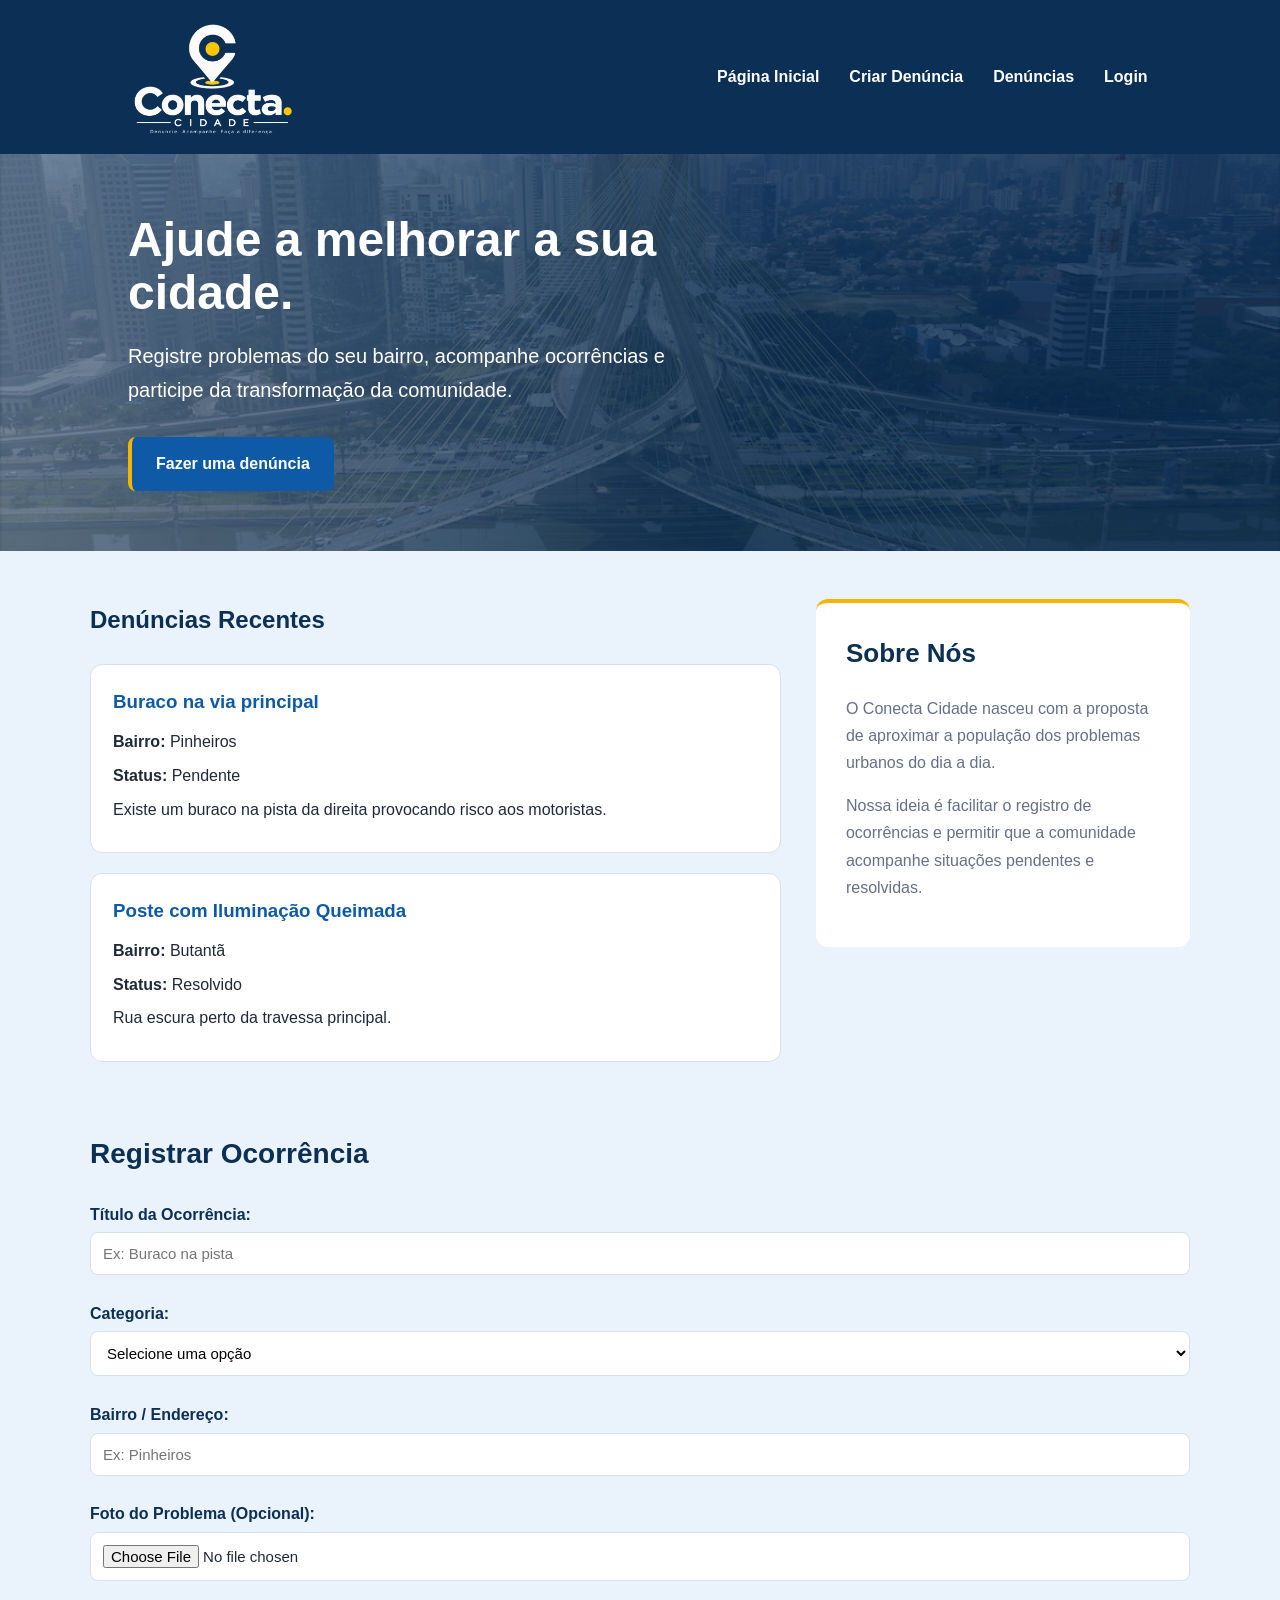
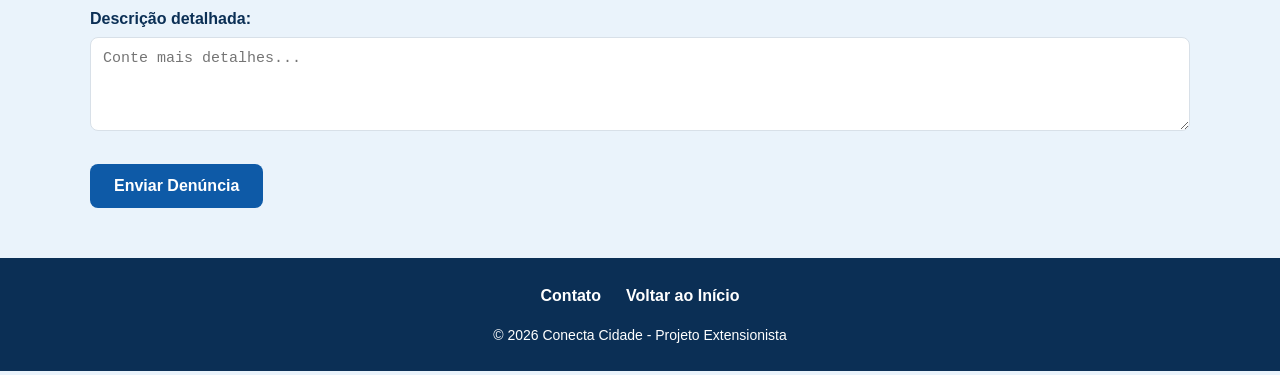
<file: index.html>
<!DOCTYPE html>
<html lang="pt-BR">
    <head>
        <meta charset="UTF-8">
        <meta name="viewport" content="width=device-width, initial-scale=1.0">
        <title> Conecta Cidade - Início </title>
        <link rel="stylesheet" href="style.css">
    </head>
    <body id="top">
        <header>
            <img src="imagens/conecta-cabecalho.png">
            <button
            id="menu-btn"
            aria-expanded="false"
            aria-label="Abrir menu"> ☰ </button>

        <nav id="menu-navegacao">
            <ul>
                <li><a href="index.html"> Página Inicial </a></li>
                <li><a href="denuncia.html"> Criar Denúncia </a></li>
                <li><a href="minhas-denuncias.html"> Denúncias </a></li>
                <li><a href="login.html" id="link-login"> Login </a></li>
                <li><a href="#" id="btn-sair">Sair</a></li>
            </ul>
        </nav>
        </header>

        <main>
            <section class="apresentacao">
                <div class="apresentacao-conteudo">
                    <h1>Ajude a melhorar a sua cidade.</h1>
                    <p>Registre problemas do seu bairro, acompanhe ocorrências e participe da transformação da comunidade.</p>
                    <a href="#denuncia">Fazer uma denúncia</a>
                </div>
            </section>

            <section class="area-conteudo">
                <div id="denuncias-recentes">
                    <h2> Denúncias Recentes </h2>

                    <article class="card-denuncia">
                        <h3> Buraco na via principal </h3>
                        <p><strong> Bairro: </strong> Pinheiros</p>
                        <p><strong> Status: </strong> Pendente</p>
                        <p> Existe um buraco na pista da direita provocando risco aos motoristas. </p>
                    </article>

                    <article class="card-denuncia">
                        <h3> Poste com Iluminação Queimada </h3>
                        <p><strong> Bairro: </strong> Butantã </p>
                        <p><strong> Status: </strong> Resolvido </p>
                        <p> Rua escura perto da travessa principal.</p>
                    </article>
                </div>

                <aside class="sobre-nos">
                    <h2> Sobre Nós</h2>
                    <p> O Conecta Cidade nasceu com a proposta de aproximar
                        a população dos problemas urbanos do dia a dia. </p>

                    <p> Nossa ideia é facilitar o registro de ocorrências
                        e permitir que a comunidade acompanhe situações
                    pendentes e resolvidas. </p>
                </aside>
            </section>

            <section id="denuncia">
                <h2>Registrar Ocorrência </h2>
                <form id="form-denuncia">
                    <label for="titulo"> Título da Ocorrência: </label><br>
                    <input type="text" id="titulo" name="titulo" placeholder="Ex: Buraco na pista" required><br><br>

                    <label for="categoria"> Categoria: </label><br>
                    <select id ="categoria" name="categoria" required>
                        <option value=""> Selecione uma opção </option>
                        <option value="asfalto"> Asfalto / Buraco </option>
                        <option value="iluminacao"> Iluminação Pública </option>
                        <option value="lixo"> Lixo / Entulho </option>
                        <option value="outros"> Outros </option>
                    </select><br><br>

                    <label for="bairro"> Bairro / Endereço: </label><br>
                    <input type="text" id="bairro" name="bairro" placeholder="Ex: Pinheiros" required><br><br>

                    <label for="foto"> Foto do Problema (Opcional): </label><br>
                    <input type="file" id="foto" name="foto" accept="image/*"><br><br>

                    <label for="descricao"> Descrição detalhada: </label><br>
                    <textarea id="descricao" name="descricao" rows="4" placeholder="Conte mais detalhes..." required></textarea><br><br>

                    <button type="submit"> Enviar Denúncia </button>
                </form>
            </section>
        </main>

        <footer>
            <div class="footer-links">
                <a href="#contato"> Contato </a>
                <a href="#top"> Voltar ao Início </a>
            </div>

            <p>&copy; 2026 Conecta Cidade - Projeto Extensionista </p>
        </footer>

    <script src="script.js"></script>
    </body>
</html>
</file>
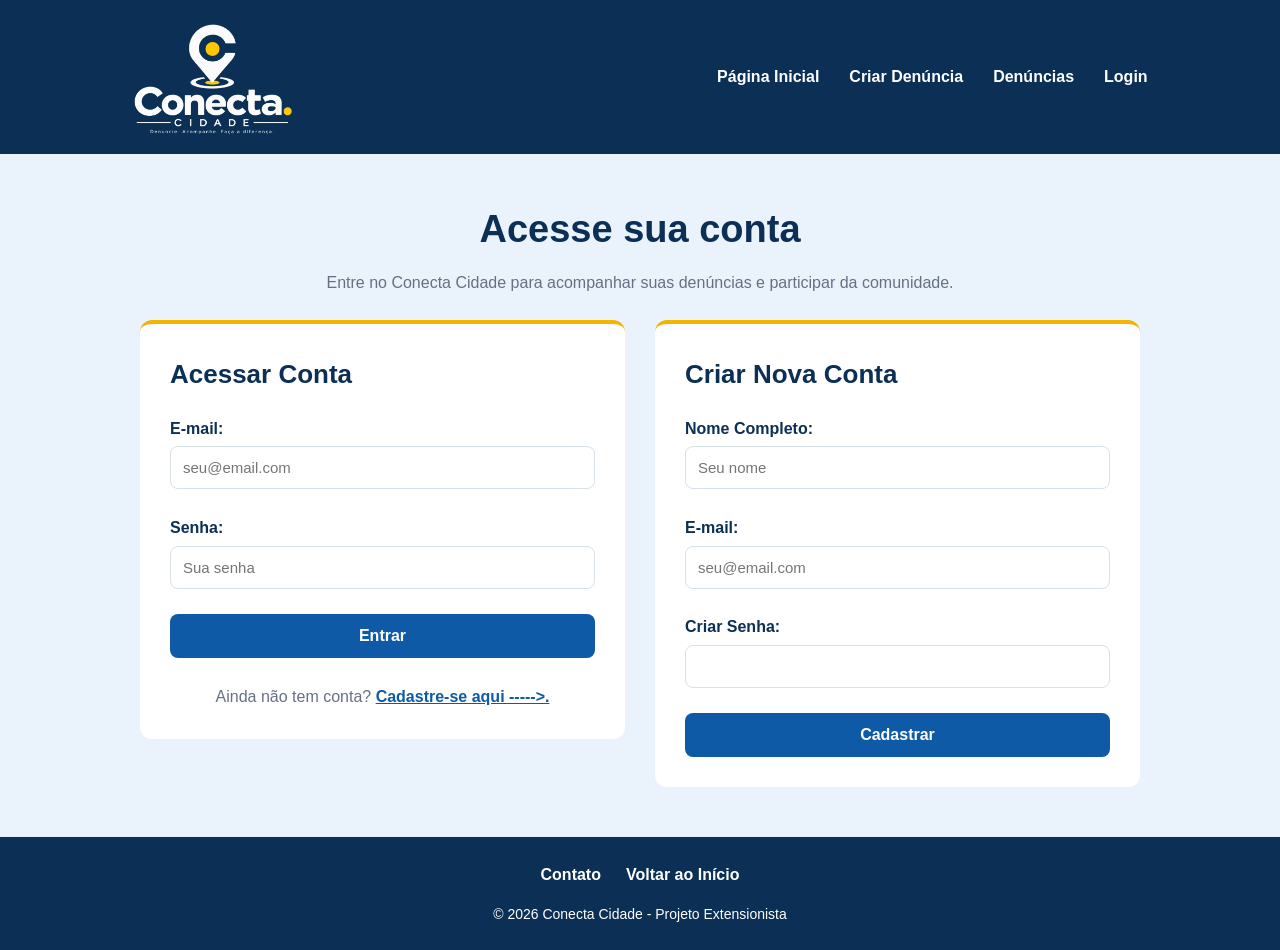
<file: denuncia.html>
<!DOCTYPE html>
<html lang="pt-br">
    <head>
        <meta charset="UTF-8">
        <meta name="viewport" content="width=device-width, initial-scale=1.0">
        <title> Coneta Cidade - Nova Denúncia </title>
        <script>
            if (localStorage.getItem("logado") !== "true") {
                alert("Você precisa estar logado para registrar uma denúncia!");
                window.location.replace("login.html");
            }
        </script>
        <link rel="stylesheet" href="style.css">
    </head>
    <body>
        
        <header>
            <img src="imagens/conecta-cabecalho.png">
            <button
            id="menu-btn"
            aria-expanded="false"
            aria-label="Abrir menu"> ☰ </button>

            <nav id="menu-navegacao">
                <ul>
                    <li><a href="index.html">Página Inicial</a></li>
                    <li><a href="denuncia.html">Criar Denúncia</a></li>
                    <li><a href="minhas-denuncias.html">Denúncias</a></li>
                    <li><a href="login.html" id="link-login"> Login </a></li>
                    <li><a href="#" id="btn-sair">Sair</a></li>
                </ul>
            </nav>
        </header>

        <main class="pagina-denuncia">
            <form id="form-nova-denuncia">
                <label for="titulo"> Título da Ocorrência: </label><br>
                <input type="text" id="titulo" name="titulo" required><br><br>

                <label for="categoria"> Categoria: </label><br>
                <select id="categoria" name="categoria" required>
                        <option value=" "> Selecione uma Opção </option>
                        <option value="asfalto"> Asfalto / Buraco</option>
                        <option value="iluminacao"> Iluminação Pública </option>
                        <option value="lixo"> Lixo / Entulho </option>
                        <option value="sinalizacao"> Sinalização / Placa </option>
                        <option value="outros"> Outros </option>
                </select><br><br>

                <label for="bairro"> Bairro / Endereço: </label><br>
                <input type="text" id="bairro" name="bairro" placeholder="Ex: Av. Paulista, 1000" required><br><br>

                <label for="foto"> Foto do Problema </label><br>
                <input type="file" id="foto" name="foto" accept="image/*"><br><br>

                <label for="descricao"> Descrição do Problema </label><br>
                <textarea id="descricao" rows="4"  placeholder="Conte mais detalhes sobre a situação...." required></textarea><br><br>

                <button type="submit"> Publicar Ocorrência</button>
            </form>
        </main>
        <footer>
            <div class="footer-links">
                <a href="#contato">Contato</a>
                <a href="#top">Voltar ao Início</a>
            </div>
            <p>&copy; 2026 Conecta Cidade - Projeto Extensionista</p>
        </footer>
    <script src="script.js"></script>    
    </body>

</html>
</file>
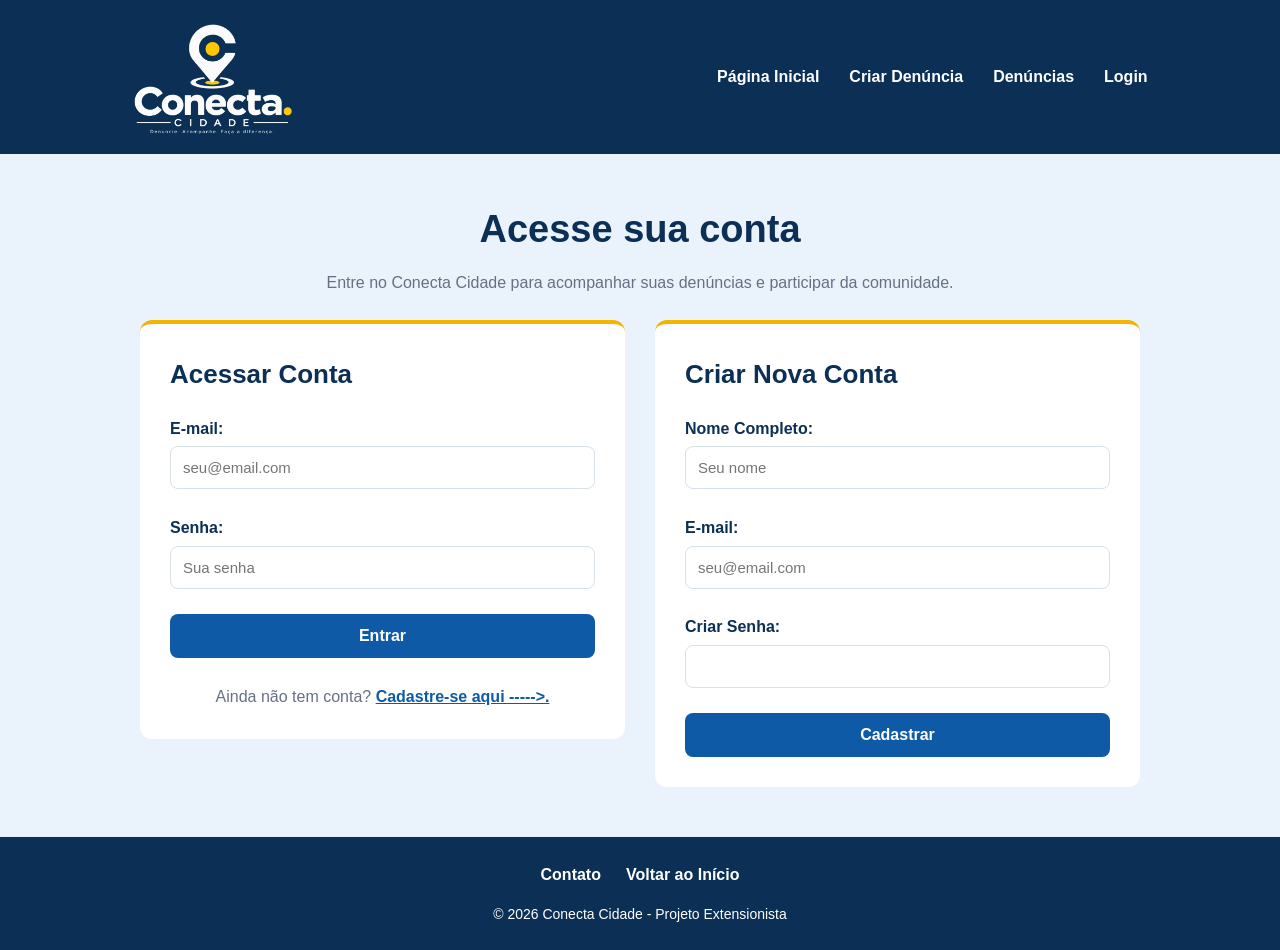
<file: login.html>
<!DOCTYPE html>
<html lang="pt-BR">
    <head>
        <meta charset="UTF-8">
        <meta name="viewport" content="width=device-width, initial-scale=1.0">
        <title> Conecta Cidade - Login </title>
        <link rel ="stylesheet" href="style.css">
        
    </head>
        <header>
            <img src="imagens/conecta-cabecalho.png">
                <button
                id="menu-btn"
                aria-expanded="false"
                aria-label="Abrir menu"> ☰ </button>

        <nav id="menu-navegacao">
                <ul>
                    <li><a href="index.html">Página Inicial</a></li>
                    <li><a href="denuncia.html">Criar Denúncia</a></li>
                    <li><a href="minhas-denuncias.html">Denúncias</a></li>
                    <li><a href="login.html" id="link-login"> Login </a></li>
                    <li><a href="#" id="btn-sair">Sair</a></li>
                </ul>
            </nav>
        </header>

        <main>
            <section class="login-apresentacao">
                <h1> Acesse sua conta </h1>
                <p> Entre no Conecta Cidade para acompanhar suas denúncias e participar da comunidade. </p>
            </section>
            <div class ="area-conta">
                <section id="area-login">
                    <h2> Acessar Conta </h2>
                    <form id="form-login">
                        <label for="email"> E-mail: </label><br>
                        <input type="email" id="email" name="email" placeholder="seu@email.com" required><br><br>

                        <label for="senha"> Senha: </label><br>
                        <input type="password" id="senha" name="senha" placeholder="Sua senha" required><br><br>

                        <button type="submit"> Entrar </button>
                    </form>
                    <br>
                    <p> Ainda não tem conta? <a href="#cadastro"> Cadastre-se aqui ----->. </a></p>
                </section>

                <section id="cadastro">
                    <h2> Criar Nova Conta </h2>
                    <form id="form-cadastro">
                        <label for="nome-completo"> Nome Completo: </label><br>
                        <input type="text" id="nome-completo" name="nome" placeholder="Seu nome" required><br><br>

                        <label for="email-cadastro"> E-mail: </label><br>
                        <input type="email" id="email-cadastro" name="email" placeholder="seu@email.com" required><br><br>

                        <label for="senha-cadastro"> Criar Senha: </label><br>
                        <input type="password" id="senha-cadastro" name="senha" required><br><br>

                        <button type="submit"> Cadastrar </button>
                    </form>
                </section>
            </div>
        </main>
        <footer>
            <div class="footer-links">
                <a href="#contato">Contato</a>
                <a href="#top">Voltar ao Início</a>
            </div>
            <p>&copy; 2026 Conecta Cidade - Projeto Extensionista</p>
        </footer>
    <script src="script.js"></script>    
    </body>
</html>
</file>
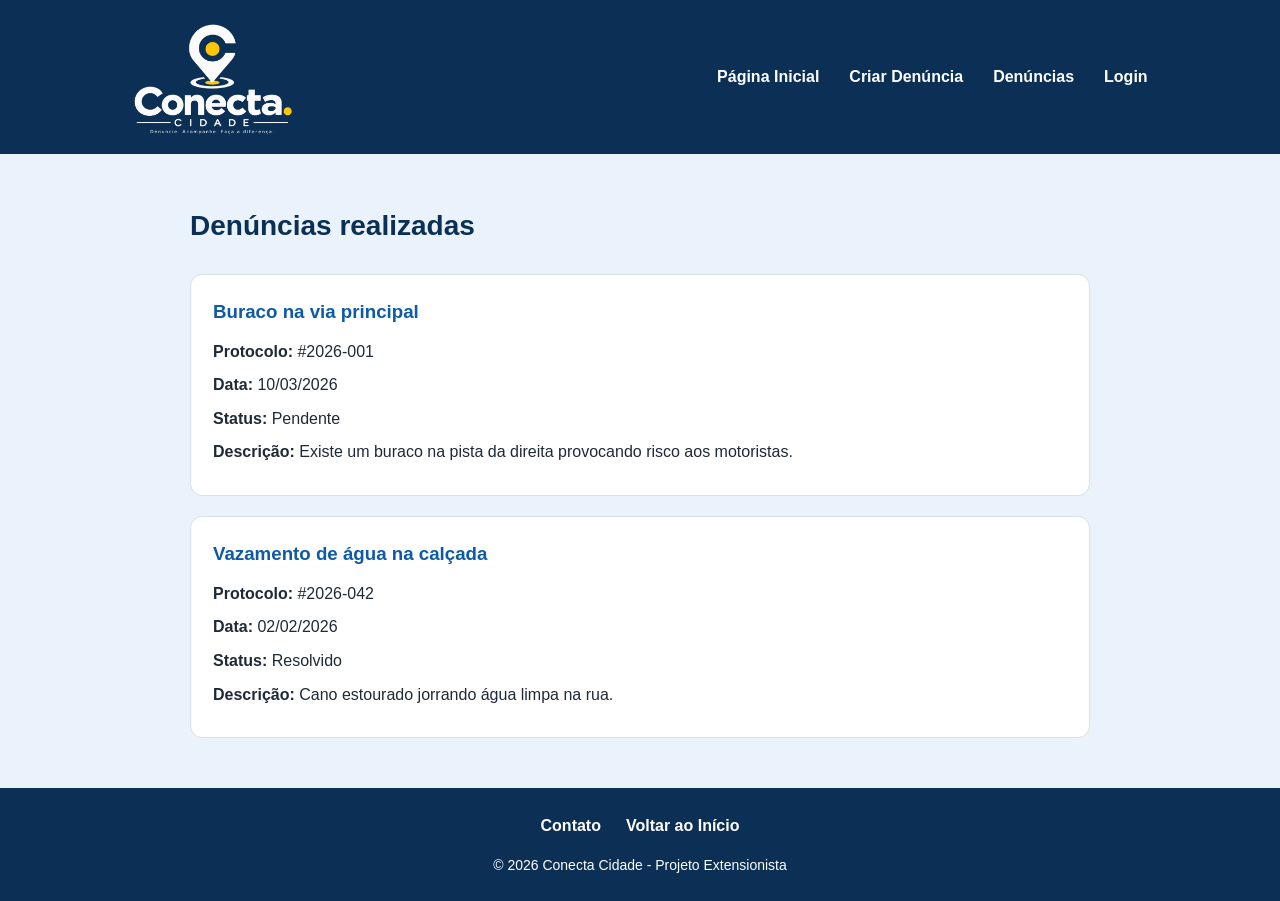
<file: minhas-denuncias.html>
<!DOCTYPE html> 
<html lang="pt-BR">
    <head>
        <meta charset="UTF-8">
        <meta name="viewport" content="width=device-width, initial-scale=1.0">
        <title> Conecta Cidade - Minhas Denúncias </title>
        <link rel="stylesheet" href="style.css">        
    </head>
    <body id="top">
        <header>
            <img src="imagens/conecta-cabecalho.png">
                <button
                id="menu-btn"
                aria-expanded="false"
                aria-label="Abrir menu"> ☰ </button>

        <nav id="menu-navegacao">
                <ul>
                    <li><a href="index.html">Página Inicial</a></li>
                    <li><a href="denuncia.html">Criar Denúncia</a></li>
                    <li><a href="minhas-denuncias.html">Denúncias</a></li>
                    <li><a href="login.html" id="link-login"> Login </a></li>
                    <li><a href="#" id="btn-sair">Sair</a></li>
                </ul>
            </nav>
        </header>    
        <main>
            <section id="historico">
                <h1> Denúncias realizadas </h1>

                <article class="card-denuncia">
                        <h3> Buraco na via principal </h3>
                        <p><strong> Protocolo: </strong> #2026-001 </p>
                        <p><strong> Data: </strong> 10/03/2026 </p>
                        <p><strong> Status: </strong> <span class="status-pendente"> Pendente </span></p>
                        <p><strong> Descrição: </strong> Existe um buraco na pista da direita provocando risco aos motoristas. </p>
                </article>


                <article class="card-denuncia">
                        <h3> Vazamento de água na calçada </h3>
                        <p><strong> Protocolo: </strong> #2026-042 </p>
                        <p><strong> Data: </strong> 02/02/2026 </p>
                        <p><strong> Status: </strong> <span class="status-resolvido"> Resolvido </span></p>
                        <p><strong> Descrição: </strong> Cano estourado jorrando água limpa na rua. </p>
                </article>
                <div id="lista-denuncias"></div>
            </section>
        </main>
        <footer>
            <div class="footer-links">
                <a href="#contato">Contato</a>
                <a href="#top">Voltar ao Início</a>
            </div>
            <p>&copy; 2026 Conecta Cidade - Projeto Extensionista</p>
        </footer>
    <script src="script.js"></script>    
    </body>
</html>
</file>
<file: style.css>
* {
    margin: 0;
    padding: 0;
    box-sizing: border-box;
}

:root {
    --azul-escuro: #0b2f55;
    --azul-principal: #0e5aa7;
    --azul-claro: #eaf3fb;
    --amarelo: #f4b400;
    --branco: #ffffff;
    --cinza-claro: #f4f7fb;
    --cinza-borda: #d8e0e8;
    --texto: #1f2937;
    --texto-secundario: #667085;
}

html {
    scroll-behavior: smooth;
}

body {
    font-family: Arial, Helvetica, sans-serif;
    background-color: var(--azul-claro);
    color: var(--texto);
    line-height: 1.6;
    min-height: 100vh;
    display: flex;
    flex-direction: column;
}

header {
    background-color: var(--azul-escuro);
    display: flex;
    align-items: center;
    justify-content: space-between;
    padding: 15px 8%;
    position: sticky;
    top: 0;
    z-index: 1000;
}

header img {
    width: 220px;
    height: auto;
}

nav ul {
    list-style: none;
    display: flex;
    align-items: center;
    gap: 30px;
}

nav a {
    text-decoration: none;
    color: var(--branco);
    font-weight: 600;
}

#menu-btn {
    display: none;
}

main {
    width: 100%;
    flex: 1;
}

.apresentacao {
    background-image: linear-gradient(rgba(11, 47, 85, 0.55), rgba(11, 47, 85, 0.55)),
    url("imagens/fundo-sobre.png");
    background-size: cover;
    background-position: center;
    background-repeat: no-repeat;

    min-height: 340px;

    display: flex;
    align-items: center;

    padding: 60px 10%;
}

.apresentacao-conteudo {
    max-width: 600px;
}

.apresentacao h1 {
    font-size: 48px;
    line-height: 1.1;
    color: var(--branco);
    margin-bottom: 20px;
}

.apresentacao p {
    font-size: 20px;
    line-height: 1.7;
    color: var(--branco);
    margin-bottom: 30px;
}

.apresentacao a {
    display: inline-block;
    background-color: var(--azul-principal);
    color: var(--branco);
    text-decoration: none;
    font-weight: bold;
    padding: 14px 24px;
    border-radius: 8px;
    border-left: 4px solid var(--amarelo);
}

.area-conteudo {
    width: 90%;
    max-width: 1100px;
    margin: 50px auto;
    display: flex;
    gap: 35px;
    align-items: flex-start;
}

#denuncias-recentes {
    width: 65%;
}

#denuncias-recentes h2 {
    color: var(--azul-escuro);
    margin-bottom: 25px;
}

.card-denuncia {
    background-color: var(--branco);
    border: 1px solid var(--cinza-borda);
    border-radius: 12px;
    padding: 22px;
    margin-bottom: 20px;
}

.card-denuncia h3 {
    color: var(--azul-principal);
    margin-bottom: 12px;
}

.card-denuncia p {
    margin-bottom: 8px;
}

.pagina-denuncia {
    width: 90%;
    max-width: 750px;
    margin: 50px auto;
}

.sobre-nos {
    width: 35%;
    background-color: var(--branco);
    padding: 30px;
    border-radius: 12px;
    border-top: 4px solid var(--amarelo);
    transform: translateY(-2px);
}

.sobre-nos h2 {
    color: var(--azul-escuro);
    margin-bottom: 20px;
    font-size: 26px;
}

.sobre-nos p {
    color: var(--texto-secundario);
    margin-bottom: 16px;
    line-height: 1.7;
}

#denuncia {
    width: 90%;
    max-width: 1100px;
    margin: 0 auto 50px auto;
}

#denuncia h2 {
    color: var(--azul-escuro);
    margin-bottom: 25px;
    font-size: 28px;
}

#historico {
    width: 90%;
    max-width: 900px;
    margin: 50px auto;
}

#historico h1 {
    color: var(--azul-escuro);
    font-size: 28px;
    margin-bottom: 25px;
}

#historico .card-denuncia {
    width: 100%;
}

label {
    font-weight: 600;
    color: var(--azul-escuro);
}
input,
select,
textarea {
    width: 100%;
    padding: 12px;
    border: 1px solid var(--cinza-borda);
    border-radius: 8px;
    font-size: 15px;
    background-color: var(--branco);
    margin-top: 5px;
}

form button {
    background-color: var(--azul-principal);
    color: var(--branco);
    border: none;
    border-radius: 8px;
    padding: 13px 24px;
    font-size: 16px;
    font-weight: bold;
    cursor: pointer;
}

form button,
.apresentacao a {
    transition: 0.2s;
}

form button:hover,
.apresentacao a:hover {
    background-color: var(--azul-escuro);
    transform: translateY(-2px);
}

nav a {
    transition: 0.2s;
}

nav a:hover {
    color: var(--amarelo);
}

footer {
    background-color: var(--azul-escuro);
    color: var(--branco);
    display: flex;
    flex-direction: column;
    align-items: center;
    padding: 25px 8%;
}

.footer-links {
    display: flex;
    justify-content: center;
    gap: 25px;
    margin-bottom: 15px;
}

.footer-links a {
    color: var(--branco);
    text-decoration: none;
    font-weight: 600;
    transition: 0.2s;
}

.footer-links a:hover {
    color: var(--amarelo);
}

footer p {
    font-size: 14px;
    text-align: center;
}

/* Página de Login */

.login-apresentacao {
    text-align: center;
    padding: 45px 5% 25px 5%;
}

.login-apresentacao h1 {
    color: var(--azul-escuro);
    font-size: 38px;
    margin-bottom: 10px;
}

.login-apresentacao p {
    color: var(--texto-secundario);
    font-size: 16px;
}

.area-conta {
    width: 90%;
    max-width: 1000px;
    margin: 0 auto 50px auto;

    display: flex;
    justify-content: center;
    align-items: flex-start;

    gap: 30px;
}

#area-login,
#cadastro {
    width: 50%;

    background-color: var(--branco);

    padding: 30px;

    border-radius: 12px;
    border-top: 4px solid var(--amarelo);
}

#area-login h2,
#cadastro h2 {
    color: var(--azul-escuro);
    margin-bottom: 20px;
    font-size: 26px;
}

#form-login,
#form-cadastro {
    width: 100%;
}

#form-login input,
#form-cadastro input {
    width: 100%;
}

#form-login button,
#form-cadastro button {
    width: 100%;
}

#area-login p {
    text-align: center;
    color: var(--texto-secundario);
}

#area-login p a {
    color: var(--azul-principal);
    font-weight: bold;
}

.card-denuncia {
    background-color: var(--branco);
    border: 1px solid var(--cinza-borda);
    border-radius: 12px;
    padding: 22px;
    margin-bottom: 20px;
}

.card-denuncia h3 {
    color: var(--azul-principal);
    margin-bottom: 12px;
}

.card-denuncia p {
    margin-bottom: 8px;
}

@media (max-width: 768px) {

    header {
        padding: 15px 5%;
        flex-wrap: wrap;
    }

    header img {
        width: 110px;
    }

    #menu-btn {
        display: block;
        background: none;
        border: none;
        color: var(--branco);
        font-size: 28px;
        cursor: pointer;
    }

    #menu-navegacao {
        width: 100%;
        background-color: var(--azul-escuro);
        max-height: 0;
        opacity: 0;
        overflow: hidden;
        transition: 0.3s;
    }

    #menu-navegacao.menu-aberto {
        max-height: 250px;
        opacity: 1;
    }

    #menu-navegacao ul {
        flex-direction: column;
        gap: 0;
    }

    #menu-navegacao li {
        width: 100%;
        text-align: center;
    }

    #menu-navegacao a {
        display: block;
        padding: 15px;
        font-size: 14px;
    }

    .apresentacao {
        min-height: auto;
        padding: 40px 5%;
        background-position: center;
    }

    .apresentacao h1 {
        font-size: 34px;
    }

    .apresentacao p {
        font-size: 16px;
    }

    .area-conteudo {
        width: 90%;
        flex-direction: column;
    }

    #denuncias-recentes {
        width: 100%;
    }

    .sobre-nos {
        width: 100%;
    }

    #denuncia {
        width: 90%;
        padding: 20px;
    }

    footer {
        padding: 20px 5%;
    }

    .footer-links {
        flex-direction: column;
        align-items: center;
        gap: 10px;
    }

    .login-apresentacao {
        padding: 35px 5% 20px 5%;
    }

    .login-apresentacao h1 {
        font-size: 32px;
    }

    .area-conta {
        flex-direction: column;
    }

    #area-login,
    #cadastro {
        width: 100%;
    }
}
</file>
